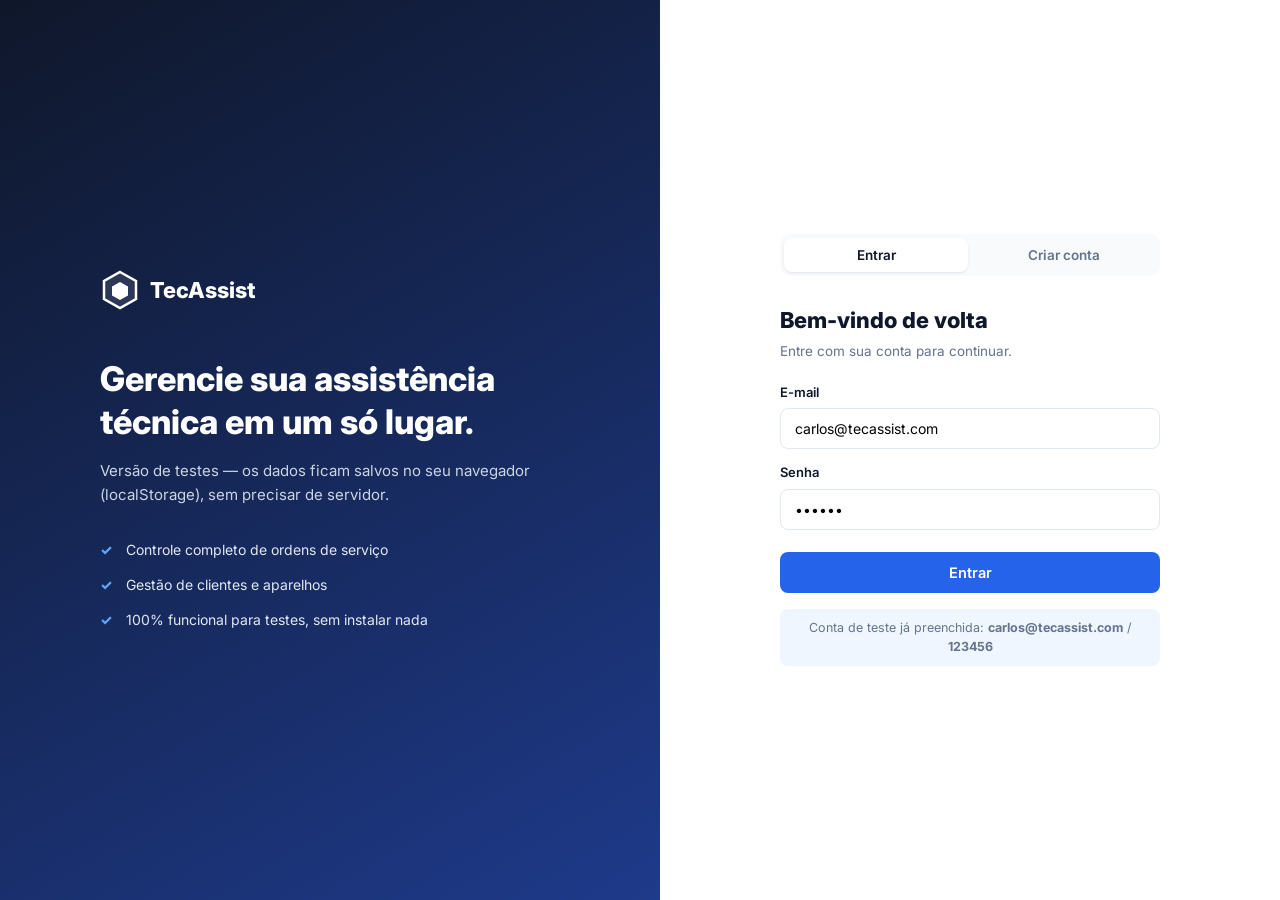
<file: index.html>
<!DOCTYPE html>
<html lang="pt-BR">
<head><meta charset="UTF-8"><title>TecAssist</title></head>
<body>
<script src="js/db.js"></script>
<script>
  window.location.href = DB.estaAutenticado() ? "dashboard.html" : "login.html";
</script>
</body>
</html>
</file>
<file: css/style.css>
/* ==========================================================
   VARIÁVEIS GLOBAIS DE DESIGN
   Baseado na paleta azul/branco do TecAssist original
   ========================================================== */
:root {
  --azul-primario: #2563eb;
  --azul-escuro: #1d4ed8;
  --azul-claro: #eff6ff;
  --sidebar-bg: #0f172a;
  --sidebar-bg-hover: #1e293b;

  --verde: #16a34a;
  --verde-bg: #f0fdf4;
  --amarelo: #d97706;
  --amarelo-bg: #fffbeb;
  --roxo: #7c3aed;
  --roxo-bg: #f5f3ff;
  --vermelho: #dc2626;
  --vermelho-bg: #fef2f2;
  --teal: #0d9488;
  --teal-bg: #f0fdfa;

  --texto-principal: #0f172a;
  --texto-secundario: #64748b;
  --texto-terciario: #94a3b8;
  --borda: #e2e8f0;
  --fundo-pagina: #f8fafc;
  --branco: #ffffff;

  --sombra-card: 0 1px 3px rgba(15, 23, 42, 0.06), 0 1px 2px rgba(15, 23, 42, 0.04);
  --raio: 12px;
  --raio-sm: 8px;
}

* { box-sizing: border-box; margin: 0; padding: 0; }

body {
  font-family: 'Inter', -apple-system, BlinkMacSystemFont, sans-serif;
  background: var(--fundo-pagina);
  color: var(--texto-principal);
  font-size: 14px;
  line-height: 1.5;
}

a { color: inherit; text-decoration: none; }
button { font-family: inherit; cursor: pointer; }
input, select, textarea { font-family: inherit; }

.hidden { display: none !important; }

/* ==================== LAYOUT BASE (sidebar + conteúdo) ==================== */
.app-layout {
  display: flex;
  min-height: 100vh;
}

.sidebar {
  width: 260px;
  background: var(--sidebar-bg);
  color: #cbd5e1;
  display: flex;
  flex-direction: column;
  flex-shrink: 0;
  position: sticky;
  top: 0;
  height: 100vh;
}

.sidebar-logo {
  display: flex;
  align-items: center;
  gap: 10px;
  padding: 22px 24px;
  font-size: 19px;
  font-weight: 800;
  color: #fff;
}

.sidebar-nav {
  flex: 1;
  padding: 8px 14px;
  overflow-y: auto;
}

.sidebar-link {
  display: flex;
  align-items: center;
  gap: 12px;
  padding: 10px 12px;
  border-radius: var(--raio-sm);
  font-size: 14px;
  font-weight: 500;
  color: #cbd5e1;
  margin-bottom: 2px;
  transition: background 0.15s, color 0.15s;
}

.sidebar-link:hover { background: var(--sidebar-bg-hover); color: #fff; }
.sidebar-link.active { background: var(--azul-primario); color: #fff; }
.sidebar-link svg { flex-shrink: 0; width: 18px; height: 18px; }

.sidebar-footer {
  padding: 14px;
  border-top: 1px solid rgba(255,255,255,0.08);
}

.plano-card {
  background: rgba(255,255,255,0.05);
  border-radius: var(--raio-sm);
  padding: 14px;
  margin-bottom: 10px;
}
.plano-card .plano-nome { font-weight: 600; color: #fff; font-size: 13px; margin-bottom: 2px; }
.plano-card .plano-info { font-size: 12px; color: #94a3b8; margin-bottom: 8px; }
.plano-bar { height: 5px; background: rgba(255,255,255,0.1); border-radius: 4px; overflow: hidden; margin-bottom: 10px; }
.plano-bar-fill { height: 100%; background: var(--azul-primario); }

.btn-outline-white {
  width: 100%;
  padding: 8px;
  background: transparent;
  border: 1px solid rgba(255,255,255,0.2);
  color: #fff;
  border-radius: var(--raio-sm);
  font-size: 13px;
  font-weight: 500;
}
.btn-outline-white:hover { background: rgba(255,255,255,0.08); }

/* ==================== CONTEÚDO PRINCIPAL ==================== */
.main-content { flex: 1; min-width: 0; }

.topbar {
  display: flex;
  align-items: center;
  justify-content: space-between;
  gap: 20px;
  padding: 14px 32px;
  background: #fff;
  border-bottom: 1px solid var(--borda);
  position: sticky;
  top: 0;
  z-index: 10;
}

.topbar-search {
  flex: 1;
  max-width: 420px;
  display: flex;
  align-items: center;
  gap: 8px;
  background: var(--fundo-pagina);
  border: 1px solid var(--borda);
  border-radius: var(--raio-sm);
  padding: 9px 14px;
  color: var(--texto-terciario);
  font-size: 13px;
}

.topbar-user {
  display: flex;
  align-items: center;
  gap: 10px;
}
.topbar-avatar {
  width: 36px; height: 36px; border-radius: 50%;
  background: var(--azul-primario); color: #fff;
  display: flex; align-items: center; justify-content: center;
  font-weight: 600; font-size: 14px;
}
.topbar-user-info { line-height: 1.2; }
.topbar-user-name { font-weight: 600; font-size: 13.5px; }
.topbar-user-role { font-size: 12px; color: var(--texto-secundario); }

.page-body { padding: 28px 32px; }

.page-title { font-size: 26px; font-weight: 800; margin-bottom: 4px; }
.page-subtitle { color: var(--texto-secundario); font-size: 14px; margin-bottom: 24px; }

/* ==================== CARDS / KPIs ==================== */
.grid-cards {
  display: grid;
  grid-template-columns: repeat(auto-fit, minmax(200px, 1fr));
  gap: 18px;
  margin-bottom: 20px;
}

.kpi-card {
  background: #fff;
  border-radius: var(--raio);
  padding: 18px 20px;
  box-shadow: var(--sombra-card);
  display: flex;
  gap: 14px;
  align-items: flex-start;
}

.kpi-icon {
  width: 42px; height: 42px; border-radius: 10px;
  display: flex; align-items: center; justify-content: center;
  flex-shrink: 0;
}
.kpi-icon svg { width: 20px; height: 20px; }

.kpi-icon.azul { background: var(--azul-claro); color: var(--azul-primario); }
.kpi-icon.amarelo { background: var(--amarelo-bg); color: var(--amarelo); }
.kpi-icon.roxo { background: var(--roxo-bg); color: var(--roxo); }
.kpi-icon.verde { background: var(--verde-bg); color: var(--verde); }
.kpi-icon.teal { background: var(--teal-bg); color: var(--teal); }
.kpi-icon.vermelho { background: var(--vermelho-bg); color: var(--vermelho); }

.kpi-value { font-size: 24px; font-weight: 800; line-height: 1; margin-bottom: 4px; }
.kpi-label { font-size: 13px; color: var(--texto-secundario); margin-bottom: 6px; }
.kpi-link { font-size: 12.5px; color: var(--azul-primario); font-weight: 600; }

.card-panel {
  background: #fff;
  border-radius: var(--raio);
  padding: 20px 22px;
  box-shadow: var(--sombra-card);
}

.card-panel-title { font-size: 15px; font-weight: 700; margin-bottom: 2px; }
.metric-value { font-size: 22px; font-weight: 800; margin: 6px 0; }
.metric-variacao { font-size: 12.5px; font-weight: 600; }
.metric-variacao.positiva { color: var(--verde); }
.metric-variacao.negativa { color: var(--vermelho); }

/* ==================== TABELA ==================== */
.tabela-container { overflow-x: auto; }
table.tabela-padrao { width: 100%; border-collapse: collapse; font-size: 13.5px; }
table.tabela-padrao th {
  text-align: left; padding: 10px 14px; color: var(--texto-secundario);
  font-weight: 600; font-size: 12.5px; text-transform: uppercase; letter-spacing: 0.02em;
  border-bottom: 1px solid var(--borda);
}
table.tabela-padrao td { padding: 12px 14px; border-bottom: 1px solid var(--borda); }
table.tabela-padrao tr:last-child td { border-bottom: none; }
table.tabela-padrao tr:hover td { background: var(--fundo-pagina); }

.badge {
  display: inline-block; padding: 4px 10px; border-radius: 999px;
  font-size: 12px; font-weight: 600;
}
.badge.azul { background: var(--azul-claro); color: var(--azul-primario); }
.badge.amarelo { background: var(--amarelo-bg); color: var(--amarelo); }
.badge.roxo { background: var(--roxo-bg); color: var(--roxo); }
.badge.verde { background: var(--verde-bg); color: var(--verde); }
.badge.vermelho { background: var(--vermelho-bg); color: var(--vermelho); }
.badge.cinza { background: #f1f5f9; color: var(--texto-secundario); }

/* ==================== BOTÕES ==================== */
.btn-primary {
  background: var(--azul-primario); color: #fff; border: none;
  padding: 10px 18px; border-radius: var(--raio-sm); font-weight: 600; font-size: 14px;
  transition: background 0.15s;
}
.btn-primary:hover { background: var(--azul-escuro); }
.btn-primary:disabled { opacity: 0.6; cursor: not-allowed; }
.btn-full { width: 100%; }

.btn-secondary {
  background: #fff; color: var(--texto-principal); border: 1px solid var(--borda);
  padding: 10px 18px; border-radius: var(--raio-sm); font-weight: 600; font-size: 14px;
}
.btn-secondary:hover { background: var(--fundo-pagina); }

/* ==================== LOADING / SKELETON ==================== */
.skeleton {
  background: linear-gradient(90deg, #f1f5f9 25%, #e2e8f0 37%, #f1f5f9 63%);
  background-size: 400% 100%;
  animation: skeleton-loading 1.4s ease infinite;
  border-radius: 6px;
}
@keyframes skeleton-loading {
  0% { background-position: 100% 50%; }
  100% { background-position: 0 50%; }
}

.grid-2col {
  display: grid;
  grid-template-columns: 1.4fr 1fr;
  gap: 18px;
}

@media (max-width: 900px) {
  .sidebar { display: none; }
  .grid-2col { grid-template-columns: 1fr; }
}

/* ==========================================================================
   SISTEMA DE NOTIFICAÇÕES (SINO E DROPDOWN) — ADICIONADO E INTEGRADO
   ========================================================================== */

.topbar-right-actions {
  display: flex;
  align-items: center;
  gap: 24px;
}

.notificacoes-container {
  position: relative;
}

.topbar-notification-btn {
  background: transparent;
  border: none;
  color: var(--texto-secundario);
  padding: 6px;
  border-radius: var(--raio-sm);
  display: flex;
  align-items: center;
  justify-content: center;
  transition: background 0.2s, color 0.2s;
}

.topbar-notification-btn:hover {
  background: var(--azul-claro);
  color: var(--azul-primario);
}

.notificacao-badge {
  position: absolute;
  top: 2px;
  right: 2px;
  background: var(--vermelho);
  color: #fff;
  font-size: 10px;
  font-weight: 700;
  width: 16px;
  height: 16px;
  border-radius: 50%;
  display: flex;
  align-items: center;
  justify-content: center;
  border: 2px solid #fff;
}

.notificacoes-dropdown {
  display: none;
  position: absolute;
  right: 0;
  top: calc(100% + 12px);
  width: 320px;
  background: var(--branco);
  border: 1px solid var(--borda);
  border-radius: var(--raio);
  box-shadow: 0 10px 25px -5px rgba(15, 23, 42, 0.1), 0 8px 10px -6px rgba(15, 23, 42, 0.1);
  z-index: 100;
  max-height: 420px;
  overflow: hidden;
  flex-direction: column;
}

.notificacoes-dropdown.show {
  display: flex;
}

.notificacoes-header {
  padding: 14px 16px;
  border-bottom: 1px solid var(--borda);
  display: flex;
  justify-content: space-between;
  align-items: center;
  background: var(--fundo-pagina);
}

.notificacoes-header span {
  font-weight: 700;
  color: var(--texto-principal);
}

.notificacoes-header button {
  background: transparent;
  border: none;
  color: var(--azul-primario);
  font-size: 12px;
  font-weight: 600;
}

.notificacoes-header button:hover {
  color: var(--azul-escuro);
  text-decoration: underline;
}

.notificacoes-lista {
  overflow-y: auto;
  flex: 1;
}

.notificacao-item {
  padding: 12px 16px;
  border-bottom: 1px solid var(--borda);
  cursor: pointer;
  transition: background 0.15s;
}

.notificacao-item:last-child {
  border-bottom: none;
}

.notificacao-item.nova {
  background: var(--azul-claro);
  border-left: 3px solid var(--azul-primario);
}

.notificacao-item:hover {
  background: var(--fundo-pagina);
}

.notificacao-item-titulo {
  font-weight: 600;
  font-size: 13px;
  color: var(--texto-principal);
  margin-bottom: 2px;
}

.notificacao-item-desc {
  font-size: 12px;
  color: var(--texto-secundario);
  line-height: 1.4;
  margin-bottom: 4px;
}

.notificacao-item-tempo {
  font-size: 10px;
  color: var(--texto-terciario);
}

.notificacao-vazia {
  padding: 32px 16px;
  text-align: center;
  color: var(--texto-terciario);
  font-size: 13px;
}

/* ==========================================================================
   MÓDULO ESPECIALIZADO: GERENCIAMENTO DE ORDEM DE SERVIÇO (OS)
   Integrado com os tokens e variáveis do TecAssist Original
   ========================================================================== */

/* Cabeçalho Reativo e Sub-Header da OS */
.dashboard-header {
  display: flex;
  justify-content: space-between;
  align-items: center;
  gap: 16px;
  flex-wrap: wrap;
}
.dashboard-title { font-size: 24px; font-weight: 800; color: var(--texto-principal); letter-spacing: -0.02em; }
.dashboard-subtitle { color: var(--texto-secundario); font-size: 13.5px; margin-top: 2px; }

/* Grid de Métricas Resumidas Superior */
.cards-grid {
  display: grid;
  gap: 16px;
}
.card-metrica {
  background: var(--branco);
  border: 1px solid var(--borda);
  border-radius: var(--raio);
  padding: 16px;
  box-shadow: var(--sombra-card);
}
.card-metrica-titulo { font-size: 12px; font-weight: 700; color: var(--texto-secundario); text-transform: uppercase; letter-spacing: 0.03em; }
.card-metrica-valor { font-size: 22px; font-weight: 800; margin-top: 4px; line-height: 1.2; }

/* Sistema de Abas de Navegação Interna */
.btn-aba {
  background: transparent;
  border: none;
  padding: 12px 18px;
  color: var(--texto-secundario);
  font-weight: 600;
  font-size: 13.5px;
  cursor: pointer;
  border-bottom: 2px solid transparent;
  white-space: nowrap;
  transition: all 0.15s ease;
}
.btn-aba:hover {
  color: var(--azul-primario);
  background: var(--azul-claro);
  border-radius: var(--raio-sm) var(--raio-sm) 0 0;
}
.btn-aba.ativa {
  color: var(--azul-primario);
  border-bottom-color: var(--azul-primario);
  font-weight: 700;
}

/* Formulários Avançados (Grid de Entrada de Dados) */
.grid-formulario {
  display: grid;
  grid-template-columns: repeat(12, 1fr);
  gap: 16px;
}
.campo-form { display: flex; flex-direction: column; gap: 6px; }
.col-3  { grid-column: span 3; }
.col-4  { grid-column: span 4; }
.col-6  { grid-column: span 6; }
.col-8  { grid-column: span 8; }
.col-12 { grid-column: span 12; }

.form-label { font-size: 12.5px; font-weight: 600; color: var(--texto-principal); }
.form-input {
  padding: 10px 12px;
  border: 1px solid var(--borda);
  border-radius: var(--raio-sm);
  font-size: 13.5px;
  color: var(--texto-principal);
  background: var(--branco);
  transition: border-color 0.15s ease, box-shadow 0.15s ease;
  width: 100%;
}
.form-input:focus {
  border-color: var(--azul-primario);
  box-shadow: 0 0 0 3px rgba(37, 99, 235, 0.1);
  outline: none;
}
.form-input::placeholder { color: var(--texto-terciario); }

/* Seletores Avançados Dinâmicos */
.filtro-select {
  padding: 6px 10px;
  border: 1px solid var(--borda);
  border-radius: var(--raio-sm);
  background-color: var(--branco);
  color: var(--texto-principal);
  font-size: 13px;
  cursor: pointer;
}
.filtro-select:focus { border-color: var(--azul-primario); outline: none; }

/* Modificadores de Botões de Ação Específicos */
.btn-primario {
  background: var(--azul-primario); color: var(--branco); border: none;
  padding: 10px 18px; border-radius: var(--raio-sm); font-weight: 600; font-size: 13.5px;
  display: inline-flex; align-items: center; justify-content: center; transition: background 0.15s;
}
.btn-primario:hover { background: var(--azul-escuro); }

.btn-secundario {
  background: var(--branco); color: var(--texto-principal); border: 1px solid var(--borda);
  padding: 10px 18px; border-radius: var(--raio-sm); font-weight: 600; font-size: 13.5px;
  display: inline-flex; align-items: center; justify-content: center; transition: background 0.15s;
}
.btn-secundario:hover { background: var(--fundo-pagina); }

/* Grid e Itens para Checklist & Acessórios */
.grid-checkbox {
  display: grid;
  grid-template-columns: repeat(auto-fill, minmax(220px, 1fr));
  gap: 12px;
}
.item-checkbox-card {
  border: 1px solid var(--borda);
  padding: 12px 14px;
  border-radius: var(--raio-sm);
  display: flex;
  align-items: center;
  gap: 10px;
  cursor: pointer;
  background: var(--branco);
  user-select: none;
  transition: border-color 0.15s ease, background 0.15s ease;
}
.item-checkbox-card:hover { background: var(--fundo-pagina); border-color: var(--texto-terciario); }
.item-checkbox-card input[type="checkbox"] {
  width: 16px; height: 16px; accent-color: var(--azul-primario); cursor: pointer;
}

/* Tabelas Internas Compactas de Insumos (Peças/Serviços) */
table.tabela {
  width: 100%;
  border-collapse: collapse;
  margin-top: 8px;
}
table.tabela th {
  text-align: left; padding: 8px 10px; color: var(--texto-secundario);
  font-weight: 600; font-size: 12px; text-transform: uppercase;
  border-bottom: 1px solid var(--borda); background: var(--fundo-pagina);
}
table.tabela td { padding: 10px; border-bottom: 1px solid var(--borda); font-size: 13px; }
table.tabela tr:hover td { background: var(--fundo-pagina); }

/* Galeria de Fotos e Evidências */
.galeria-grid {
  display: grid;
  grid-template-columns: repeat(auto-fill, minmax(150px, 1fr));
  gap: 16px;
  margin-top: 16px;
}
.foto-item-card {
  border: 1px solid var(--borda);
  border-radius: var(--raio-sm);
  overflow: hidden;
  position: relative;
  background: var(--fundo-pagina);
  height: 140px;
  box-shadow: var(--sombra-card);
}
.foto-item-card img { width: 100%; height: 100%; object-fit: cover; display: block; }
.foto-remover-btn {
  position: absolute; top: 6px; right: 6px;
  background: var(--vermelho); color: var(--branco);
  border: none; border-radius: 50%; width: 22px; height: 22px;
  cursor: pointer; display: flex; align-items: center; justify-content: center;
  font-size: 11px; font-weight: bold; box-shadow: 0 2px 4px rgba(0,0,0,0.15);
  transition: transform 0.1s ease;
}
.foto-remover-btn:hover { transform: scale(1.1); background: #b91c1c; }

/* Linha do Tempo / Histórico de Auditoria Interna */
.timeline-os {
  position: relative;
  padding-left: 28px;
  border-left: 2px solid var(--borda);
  margin-left: 12px;
  margin-top: 20px;
}
.timeline-item { position: relative; margin-bottom: 20px; }
.timeline-item:last-child { margin-bottom: 0; }
.timeline-item::before {
  content: ''; position: absolute; left: -36px; top: 3px;
  width: 12px; height: 12px; border-radius: 50%;
  background: var(--azul-primario); border: 2px solid var(--branco);
  box-shadow: 0 0 0 2px var(--borda);
}
.timeline-data { font-size: 11.5px; color: var(--texto-terciario); font-weight: 500; }
.timeline-titulo { font-size: 13.5px; font-weight: 700; color: var(--texto-principal); margin: 2px 0; }
.timeline-desc { font-size: 13px; color: var(--texto-secundario); line-height: 1.4; }
.timeline-user {
  font-size: 11px; font-weight: 600; color: var(--azul-primario);
  background: var(--azul-claro); display: inline-block;
  padding: 1px 6px; border-radius: 4px; margin-top: 4px;
}

/* Responsividade Adaptativa do Workflow da OS */
@media (max-width: 768px) {
  .col-3, .col-4, .col-6, .col-8, .col-12 { grid-column: span 12; }
  .dashboard-header { flex-direction: column; align-items: flex-start; gap: 12px; }
  .dashboard-header div { width: 100%; }
  .dashboard-header button, .dashboard-header .btn-primario, .dashboard-header .btn-secundario { width: 100%; }
}
/* ==========================================================================
   COMPLEMENTO EXCLUSIVO: TELA DE ORDEM DE SERVIÇO (.os-*)
   Cole este bloco ao final do seu style.css para cobrir as abas específicas
   ========================================================================== */

/* Cabeçalho Compacto reativo de Detalhes da OS */
.os-header-detalhes {
  display: flex;
  flex-wrap: wrap;
  align-items: center;
  justify-content: space-between;
  gap: 16px;
  margin-bottom: 20px;
  padding-bottom: 16px;
  border-bottom: 1px solid var(--borda);
}

.os-header-meta {
  display: flex;
  flex-wrap: wrap;
  gap: 20px;
}

.os-header-item {
  display: flex;
  flex-direction: column;
  gap: 2px;
}

.os-header-item span {
  font-size: 11px;
  color: var(--texto-secundario);
  text-transform: uppercase;
  font-weight: 600;
}

.os-header-item strong {
  font-size: 14px;
  color: var(--texto-principal);
}

/* Modificador inline de inputs para o Cabeçalho da OS */
.os-input-inline {
  border: 1px solid var(--borda);
  border-radius: 4px;
  padding: 2px 6px;
  font-size: 13px;
  color: var(--texto-principal);
  background: var(--branco);
  font-family: inherit;
}

.os-input-inline:focus {
  border-color: var(--azul-primario);
  outline: none;
}

/* Menu Dropdown de Ações de Status */
.os-dropdown-container {
  position: relative;
}

.os-dropdown-menu {
  position: absolute;
  top: 105%;
  right: 0;
  background: var(--branco);
  border: 1px solid var(--borda);
  border-radius: 6px;
  box-shadow: var(--sombra-card);
  z-index: 50;
  min-width: 200px;
  padding: 4px 0;
}

.os-dropdown-item {
  width: 100%;
  text-align: left;
  background: none;
  border: none;
  padding: 8px 12px;
  font-size: 13px;
  color: var(--texto-principal);
  cursor: pointer;
  font-family: inherit;
  transition: background 0.15s;
}

.os-dropdown-item:hover {
  background: var(--azul-claro);
  color: var(--azul-primario);
}

.os-dropdown-divider {
  height: 1px;
  background: var(--borda);
  margin: 4px 0;
}

/* Sistema Interno de Abas Horizontais (os-tabs) */
.os-tabs-nav {
  display: flex;
  gap: 4px;
  border-bottom: 2px solid var(--borda);
  margin-bottom: 20px;
  overflow-x: auto;
}

.os-tab-trigger {
  background: none;
  border: none;
  padding: 10px 14px;
  font-size: 13.5px;
  font-weight: 500;
  color: var(--texto-secundario);
  cursor: pointer;
  border-bottom: 2px solid transparent;
  margin-bottom: -2px;
  white-space: nowrap;
  font-family: inherit;
  transition: all 0.15s;
}

.os-tab-trigger:hover {
  color: var(--texto-principal);
  border-bottom-color: var(--texto-terciario);
}

.os-tab-trigger.active {
  color: var(--azul-primario);
  border-bottom-color: var(--azul-primario);
  font-weight: 600;
}

/* Aba Comunicações: Chat de Interações / Logs Telefônicos */
.os-chat-viewport {
  background: var(--branco);
  border: 1px solid var(--borda);
  border-radius: 6px;
  max-height: 240px;
  overflow-y: auto;
  padding: 12px;
  display: flex;
  flex-direction: column;
  gap: 10px;
  margin-bottom: 12px;
}

.os-chat-balao {
  background: var(--fundo-pagina);
  border-radius: 6px;
  padding: 8px 12px;
  max-width: 80%;
  align-self: flex-start;
}

.os-chat-meta {
  font-size: 11px;
  color: var(--texto-secundario);
  margin-bottom: 2px;
}

.os-chat-corpo {
  font-size: 13px;
  color: var(--texto-principal);
  line-height: 1.4;
}

/* Aba Fotos: Disposição da Galeria por Categorias */
.os-fotos-subgrid {
  display: grid;
  grid-template-columns: repeat(auto-fit, minmax(260px, 1fr));
  gap: 16px;
}

.os-fotos-bloco {
  border: 1px dashed var(--borda);
  border-radius: 6px;
  padding: 12px;
  background: var(--branco);
  display: flex;
  flex-direction: column;
  gap: 10px;
}

.os-fotos-bloco h5 {
  margin: 0;
  font-size: 13px;
  font-weight: 600;
  color: var(--texto-principal);
}

.os-fotos-lista {
  display: flex;
  flex-wrap: wrap;
  gap: 8px;
  min-height: 50px;
  align-items: center;
}

.os-foto-miniatura {
  position: relative;
  width: 60px;
  height: 60px;
  border-radius: 4px;
  overflow: hidden;
  border: 1px solid var(--borda);
}

.os-foto-miniatura img {
  width: 100%;
  height: 100%;
  object-fit: cover;
}

/* Auxiliares da Tela de OS */
.os-resumo-valores {
  display: flex;
  flex-direction: column;
  gap: 8px;
}

.os-valores-linha {
  display: flex;
  justify-content: space-between;
  font-size: 13.5px;
  color: var(--texto-secundario);
}

.os-valores-linha.destaque {
  font-size: 16px;
  font-weight: 700;
  color: var(--texto-principal);
  border-top: 1px dashed var(--borda);
  padding-top: 8px;
  margin-top: 4px;
}

.os-vazio-texto {
  font-size: 12.5px;
  color: var(--texto-terciario);
  font-style: italic;
  text-align: center;
  padding: 16px 0;
  width: 100%;
}

/* Classes Estruturais do Cabeçalho dos Módulos */
.modulo-header {
  display: flex;
  justify-content: space-between;
  align-items: flex-start;
  margin-bottom: 20px;
}

.modulo-header-acoes {
  display: flex;
  gap: 10px;
}

/* Utilitários de Grid de Formulários */
.form-padrao .form-row {
  display: grid;
  gap: 14px;
  margin-bottom: 14px;
}

.form-padrao .grid-2fr-1fr {
  grid-template-columns: 2fr 1fr;
}

.form-padrao .grid-1fr-1fr {
  grid-template-columns: 1fr 1fr;
}

.form-padrao .form-actions {
  display: flex;
  gap: 10px;
}

/* Modificadores de Alinhamento e Estado da Tabela */
.tabela-padrao th.tabela-col-acoes,
.tabela-padrao td.tabela-col-acoes {
  text-align: right;
}

.tabela-padrao .btn-tabela-acao {
  padding: 6px 12px;
  font-size: 12.5px;
}

.tabela-padrao .btn-tabela-acao.btn-editar {
  margin-right: 4px;
}

.tabela-padrao .tabela-estado-vazio {
  text-align: center;
  color: var(--texto-secundario);
  padding: 24px;
}

/* ===========================================================================
   MÓDULO DE CLIENTES — FORMULÁRIO UNIFICADO EM GRID
   =========================================================================== */

/* Container Principal e Cabeçalho Flex */
.dashboard-container {
  padding: 24px;
  max-width: 1200px;
  margin: 0 auto;
}

.dashboard-header-flex {
  display: flex;
  justify-content: space-between;
  align-items: center;
  margin-bottom: 24px;
  gap: 16px;
}

.header-info .dashboard-titulo {
  font-size: 24px;
  font-weight: 700;
  color: var(--texto-principal);
  margin: 0 0 4px 0;
}

.header-info .dashboard-subtitulo {
  font-size: 14px;
  color: var(--texto-secundario);
  margin: 0;
}

/* Grupo de Botões de Ação */
.acoes-formulario-grupo {
  display: flex;
  align-items: center;
  gap: 12px;
}

/* Estrutura do Card do Formulário */
.card-formulario-completo {
  background: var(--branco);
  border: 1px solid var(--borda);
  border-radius: 8px;
  padding: 32px;
  box-shadow: var(--sombra-card);
}

/* Sistema de Grid do Formulário (12 Colunas) */
.grid-formulario-sistema {
  display: grid;
  grid-template-columns: repeat(12, 1fr);
  gap: 20px 16px;
}

/* Classes de Posicionamento/Largura das Colunas */
.col-span-12 { grid-column: span 12; }
.col-span-8  { grid-column: span 8; }
.col-span-6  { grid-column: span 6; }
.col-span-4  { grid-column: span 4; }
.col-span-3  { grid-column: span 3; }

/* Estilização dos Rótulos (Labels) */
.form-label {
  display: block;
  font-size: 13px;
  font-weight: 600;
  color: var(--texto-principal);
  margin-bottom: 6px;
}

/* Customização dos Inputs e Textareas */
.form-control {
  width: 100%;
  height: 40px;
  padding: 8px 12px;
  background-color: var(--branco);
  border: 1px solid var(--borda);
  border-radius: 6px;
  font-size: 14px;
  color: var(--texto-principal);
  transition: border-color 0.2s ease, box-shadow 0.2s ease;
}

.form-control::placeholder {
  color: var(--texto-terciario);
}

.form-control:focus {
  outline: none;
  border-color: var(--azul-primario);
  box-shadow: 0 0 0 3px rgba(37, 99, 235, 0.15);
}

/* Ajuste específico para a Área de Observações */
.textarea-observacoes {
  height: auto;
  min-height: 100px;
  resize: vertical;
  font-family: inherit;
}

/* Container Especial para Alinhamento Vertical do Checkbox */
.campo-checkbox-container {
  display: flex;
  align-items: flex-end; /* Alinha o checkbox no fundo da célula, na linha dos inputs vizinhos */
  padding-bottom: 10px;  /* Ajuste fino para casar visualmente com os inputs */
}

.form-label-checkbox {
  display: inline-flex;
  align-items: center;
  gap: 8px;
  font-size: 14px;
  font-weight: 500;
  color: var(--texto-principal);
  cursor: pointer;
  user-select: none;
}

.form-label-checkbox input[type="checkbox"] {
  width: 18px;
  height: 18px;
  accent-color: var(--azul-primario);
  cursor: pointer;
}

/* Responsividade Básica (Para Telas Pequenas/Tablets) */
@media (max-width: 768px) {
  .dashboard-header-flex {
    flex-direction: column;
    align-items: flex-start;
  }
  
  .acoes-formulario-grupo {
    width: 100%;
    flex-wrap: wrap;
  }
  
  .acoes-formulario-grupo .btn {
    flex: 1;
    min-width: 120px;
  }

  .grid-formulario-sistema {
    grid-template-columns: 1fr; /* Força uma única coluna em telas mobile */
  }

  .col-span-12, .col-span-8, .col-span-6, .col-span-4, .col-span-3 {
    grid-column: span 1;
  }
  
  .campo-checkbox-container {
    align-items: center;
    padding-bottom: 0;
    margin-top: 8px;
  }
}

/* ==========================================================================
   BOTÃO EXCLUSIVO DE EXCLUSÃO DE CLIENTE (PAINEL DIREITO)
   ========================================================================== */
.btn-danger-excluir {
  width: 100%;
  height: 38px;
  background-color: #fef2f2; /* Vermelho ultra leve (clean) */
  color: #dc2626 !important; /* Texto vermelho destacado */
  border: 1px solid #fee2e2; /* Borda sutil */
  border-radius: var(--raio-sm, 6px);
  font-size: 13px;
  font-weight: 600;
  display: flex;
  align-items: center;
  justify-content: center;
  gap: 8px;
  cursor: pointer;
  transition: all 0.2s ease;
  margin-top: 12px;
}

.btn-danger-excluir:hover {
  background-color: #dc2626; /* Preenche com o vermelho sólido no hover */
  color: var(--branco, #ffffff) !important; /* Inverte o texto para branco */
  border-color: #dc2626;
}

.btn-danger-excluir:active {
  transform: scale(0.98);
}

/* ==========================================================================
   MÓDULO DE ORDEM DE SERVIÇO (os.js) - CUSTOMIZAÇÕES VISUAIS
   ========================================================================== */

/* Estrutura Principal da Tela */
.os-container {
    display: flex;
    flex-direction: column;
    gap: 20px;
    width: 100%;
}

.os-header-flex {
    display: flex;
    justify-content: space-between;
    align-items: center;
    flex-wrap: wrap;
    gap: 16px;
    margin-bottom: 8px;
}

/* Grid de duas colunas (Esquerda: Conteúdo/Abas, Direita: Resumo/Ações) */
.os-grid-layout {
    display: grid;
    grid-template-columns: 1.6fr 1fr;
    gap: 24px;
    align-items: start;
}

@media (max-width: 1024px) {
    .os-grid-layout {
        grid-template-columns: 1fr;
    }
}

/* Grupo de botões de ação do topo */
.acoes-os-grupo {
    display: flex;
    gap: 10px;
    align-items: center;
}

/* Sistema Estilizado de Abas da OS */
.os-tabs {
    display: flex;
    gap: 4px;
    border-bottom: 1px solid var(--borda);
    margin-bottom: 20px;
    background: transparent;
}

.os-tab-btn {
    background: none;
    border: none;
    border-bottom: 2px solid transparent;
    padding: 10px 16px;
    font-size: 14px;
    font-weight: 600;
    color: var(--texto-secundario);
    cursor: pointer;
    transition: all 0.2s ease;
}

.os-tab-btn:hover {
    color: var(--azul-primario);
}

.os-tab-btn.active {
    color: var(--azul-primario);
    border-bottom-color: var(--azul-primario);
}

/* Badges Customizados para os Status da OS */
.badge-os {
    display: inline-flex;
    align-items: center;
    padding: 4px 10px;
    border-radius: 4px;
    font-size: 12px;
    font-weight: 600;
    text-transform: uppercase;
    letter-spacing: 0.03em;
}

.badge-cinza {
    background-color: #f1f5f9;
    color: #475569;
    border: 1px solid #e2e8f0;
}

.badge-amarelo {
    background-color: #fef9c3;
    color: #854d0e;
    border: 1px solid #fef08a;
}

.badge-roxo {
    background-color: #f3e8ff;
    color: #6b21a8;
    border: 1px solid #e9d5ff;
}

.badge-azul {
    background-color: #e0f2fe;
    color: #0369a1;
    border: 1px solid #bae6fd;
}

.badge-verde {
    background-color: #dcfce7;
    color: #166534;
    border: 1px solid #bbf7d0;
}

.badge-vermelho {
    background-color: #fee2e2;
    color: #991b1b;
    border: 1px solid #fecaca;
}

/* Painel Lateral de Informações Rápidas e Valores */
.painel-valores-os {
    background: #f8fafc;
    border-radius: var(--raio-md);
    padding: 16px;
    margin-top: 16px;
    border: 1px solid var(--borda);
}

.linha-valor-os {
    display: flex;
    justify-content: space-between;
    align-items: center;
    padding: 8px 0;
    font-size: 13.5px;
    color: var(--texto-secundario);
}

.linha-valor-os.total {
    border-top: 1px dashed var(--borda);
    margin-top: 8px;
    padding-top: 12px;
    font-size: 16px;
    font-weight: 700;
    color: var(--texto-principal);
}

/* Timeline/Histórico Interno da OS */
.timeline-os {
    position: relative;
    border-left: 2px solid var(--borda);
    padding-left: 20px;
    margin-left: 10px;
}

.timeline-item {
    position: relative;
    margin-bottom: 20px;
}

.timeline-item::before {
    content: "";
    position: absolute;
    left: -27px;
    top: 4px;
    width: 12px;
    height: 12px;
    border-radius: 50%;
    background: var(--branco);
    border: 2px solid var(--azul-primario);
}

.timeline-data {
    font-size: 11px;
    color: var(--texto-terciario);
    font-weight: 500;
}

.timeline-titulo {
    font-size: 13px;
    font-weight: 600;
    color: var(--texto-principal);
    margin: 2px 0 4px 0;
}

/* Bloco de Animação Suave ao Trocar de Abas */
@keyframes osFadeIn {
    from {
        opacity: 0;
        transform: translateY(4px);
    }
    to {
        opacity: 1;
        transform: translateY(0);
    }
}

.aba-conteudo-animado {
    animation: osFadeIn 0.25s ease-out;
}

/* ==========================================================
   ADIÇÕES — Tela de Ordem de Serviço (view: os.html / os.js)
   Classes referenciadas pelo os.js atual que ainda não tinham
   estilo definido. Nada abaixo altera regras já existentes.
   ========================================================== */

/* Cabeçalho da Ficha da OS */
.os-grid-header {
  display: flex;
  flex-wrap: wrap;
  justify-content: space-between;
  align-items: flex-start;
  gap: 20px;
  position: relative;
}

.os-title-area { flex: 1 1 260px; }

.os-subtopico {
  font-size: 12px;
  font-weight: 600;
  color: var(--texto-terciario);
  text-transform: uppercase;
  letter-spacing: 0.04em;
}

.os-meta-grid {
  display: grid;
  grid-template-columns: repeat(auto-fit, minmax(120px, 1fr));
  gap: 16px;
  flex: 2 1 420px;
}

.os-meta-block { display: flex; flex-direction: column; gap: 4px; }

.os-meta-label {
  font-size: 11.5px;
  font-weight: 600;
  color: var(--texto-terciario);
  display: flex;
  align-items: center;
  gap: 6px;
}

.os-meta-value {
  font-size: 13.5px;
  font-weight: 600;
  color: var(--texto-principal);
}

.os-header-actions { position: relative; flex: 0 0 auto; }

/* Grid genérico usado nas abas (Resumo, Peças/Serviços etc.) */
.os-detalhes-grid {
  display: grid;
  grid-template-columns: repeat(auto-fit, minmax(320px, 1fr));
  gap: 20px;
}

/* Demonstrativo financeiro (aba Resumo) */
.valores-grid { display: flex; flex-direction: column; gap: 8px; }

.valor-row {
  display: flex;
  justify-content: space-between;
  font-size: 13.5px;
  color: var(--texto-secundario);
}

.valor-row.total {
  font-size: 16px;
  font-weight: 700;
  color: var(--texto-principal);
  border-top: 1px dashed var(--borda);
  margin-top: 4px;
  padding-top: 10px;
}

.defeito-relatado-box {
  background: var(--fundo-pagina);
  border: 1px solid var(--borda);
  border-radius: var(--raio-sm);
  padding: 14px;
  font-size: 13.5px;
  line-height: 1.5;
  color: var(--texto-principal);
}

/* Galeria de fotos (aba Galeria Visual) */
.fotos-grid {
  display: grid;
  grid-template-columns: repeat(auto-fit, minmax(240px, 1fr));
  gap: 16px;
}

.foto-categoria-card {
  border: 1px dashed var(--borda);
  border-radius: var(--raio-sm);
  padding: 14px;
  background: var(--branco);
  display: flex;
  flex-direction: column;
  gap: 10px;
}

.foto-categoria-title {
  font-size: 13px;
  font-weight: 700;
  color: var(--texto-principal);
}

.galeria-fotos-container {
  display: flex;
  flex-wrap: wrap;
  gap: 8px;
  min-height: 60px;
  align-items: center;
}

.foto-item-wrapper {
  position: relative;
  width: 64px;
  height: 64px;
  border-radius: 6px;
  overflow: hidden;
  border: 1px solid var(--borda);
}

.foto-item-wrapper img { width: 100%; height: 100%; object-fit: cover; display: block; }

.foto-item-wrapper button {
  position: absolute; top: 4px; right: 4px;
  background: var(--vermelho); color: var(--branco);
  border: none; border-radius: 50%; width: 18px; height: 18px;
  font-size: 11px; line-height: 1; cursor: pointer;
  display: flex; align-items: center; justify-content: center;
}

.sem-foto-txt {
  font-size: 12.5px;
  color: var(--texto-terciario);
  font-style: italic;
}

/* Comunicações (aba Comunicações) */
.chat-actions-bar { display: flex; gap: 10px; margin: 14px 0 16px; flex-wrap: wrap; }

.chat-container {
  background: var(--fundo-pagina);
  border: 1px solid var(--borda);
  border-radius: var(--raio-sm);
  padding: 12px;
}

.chat-messages {
  max-height: 260px;
  overflow-y: auto;
  display: flex;
  flex-direction: column;
  gap: 10px;
}

.chat-bubble {
  background: var(--branco);
  border: 1px solid var(--borda);
  border-radius: 6px;
  padding: 8px 12px;
  max-width: 85%;
  align-self: flex-start;
}

.chat-bubble-meta {
  font-size: 11px;
  color: var(--texto-secundario);
  margin-bottom: 3px;
}

.chat-bubble-text {
  font-size: 13px;
  color: var(--texto-principal);
  line-height: 1.4;
}

.chat-input-row { display: flex; gap: 10px; margin-top: 12px; }
.chat-input-row .form-control { flex: 1; }

/* Linha do Tempo (aba Linha do Tempo) — usa o mesmo indicador (::before)
   já definido em .timeline-item, por isso o padding/margin bate com .timeline-os */
.timeline-container {
  position: relative;
  border-left: 2px solid var(--borda);
  padding-left: 28px;
  margin-left: 12px;
  margin-top: 20px;
}

.timeline-date {
  font-size: 11.5px;
  color: var(--texto-terciario);
  font-weight: 500;
  display: block;
}

.timeline-title {
  font-size: 13.5px;
  font-weight: 700;
  color: var(--texto-principal);
  display: block;
  margin: 2px 0 4px 0;
}

/* Botão pequeno usado em ações de tabela/galeria */
.btn-sm { padding: 6px 10px; font-size: 12.5px; }

/* ==========================================================
   MELHORIAS — Listagem de Ordens de Serviço (ordens-servico.html)
   Ajustes finos e uma classe utilitária de botão que faltava.
   Nada abaixo altera qualquer regra já existente no arquivo —
   só acrescenta comportamento/estados que nenhum seletor
   anterior definia.
   ========================================================== */

/* Base comum de qualquer .btn: NÃO define cor, fundo ou borda
   (isso continua 100% por conta de .btn-primary/.btn-secondary
   ou de estilos inline) — só cuida de cursor, centralização do
   ícone/texto e uma transição suave. Sem isso, botões que usam
   só "btn" + estilo inline (como o de excluir na listagem de OS)
   ficavam sem cantos arredondados e sem cursor de ponteiro. */
.btn {
  cursor: pointer;
  display: inline-flex;
  align-items: center;
  justify-content: center;
  gap: 6px;
  line-height: 1;
  border-radius: var(--raio-sm);
  transition: background 0.15s ease, opacity 0.15s ease, transform 0.08s ease, filter 0.15s ease;
}

.btn:active { transform: scale(0.96); }

/* Realce sutil ao passar o mouse em botões pequenos que não têm
   uma cor de hover própria definida (ex.: o botão de excluir,
   que usa cor inline em vez de .btn-primary/.btn-secondary) */
.btn.btn-sm:hover { filter: brightness(0.94); }

/* Transição suave ao passar o mouse nas linhas da tabela padrão */
table.tabela-padrao tr { transition: background 0.12s ease; }

/* Realce discreto no card de busca/filtros da listagem quando
   o campo de pesquisa está em foco */
.card-panel:has(#filtro-os-pesquisa) {
  transition: box-shadow 0.15s ease;
}
.card-panel:has(#filtro-os-pesquisa):focus-within {
  box-shadow: 0 0 0 3px var(--azul-claro), var(--sombra-card);
}
</file>
<file: css/auth.css>
.auth-body {
  background: var(--fundo-pagina);
}

.auth-wrapper {
  display: flex;
  min-height: 100vh;
}

/* ---- Painel esquerdo (marca) ---- */
.auth-brand-panel {
  flex: 1;
  background: linear-gradient(150deg, #0f172a 0%, #1e3a8a 100%);
  color: #fff;
  display: flex;
  align-items: center;
  justify-content: center;
  padding: 60px;
}

.auth-brand-content { max-width: 460px; }

.brand-logo {
  display: flex; align-items: center; gap: 10px;
  font-size: 22px; font-weight: 800; margin-bottom: 48px;
}

.auth-brand-content h1 {
  font-size: 34px; font-weight: 800; line-height: 1.25; margin-bottom: 16px;
}
.auth-brand-content > p {
  font-size: 15px; color: #cbd5e1; margin-bottom: 32px; line-height: 1.6;
}

.brand-features { list-style: none; display: flex; flex-direction: column; gap: 14px; }
.brand-features li {
  font-size: 14px; color: #e2e8f0; padding-left: 26px; position: relative;
}
.brand-features li::before {
  content: "✓"; position: absolute; left: 0; top: 0;
  color: #60a5fa; font-weight: 800;
}

/* ---- Painel direito (formulário) ---- */
.auth-form-panel {
  flex: 1;
  display: flex;
  align-items: center;
  justify-content: center;
  padding: 40px;
  background: #fff;
}

.auth-form-box { width: 100%; max-width: 380px; }

.auth-tabs {
  display: flex; gap: 4px; background: var(--fundo-pagina);
  padding: 4px; border-radius: 10px; margin-bottom: 28px;
}
.auth-tab {
  flex: 1; padding: 9px; border: none; background: transparent;
  border-radius: 8px; font-weight: 600; font-size: 13.5px; color: var(--texto-secundario);
}
.auth-tab.active { background: #fff; color: var(--texto-principal); box-shadow: var(--sombra-card); }

.auth-form h2 { font-size: 22px; font-weight: 800; margin-bottom: 4px; }
.auth-subtitle { color: var(--texto-secundario); font-size: 13.5px; margin-bottom: 22px; }

.field-label { display: block; font-size: 13px; font-weight: 600; margin-bottom: 6px; margin-top: 14px; }
.field-label:first-of-type { margin-top: 0; }

.field-input {
  width: 100%; padding: 11px 14px; border: 1px solid var(--borda);
  border-radius: var(--raio-sm); font-size: 14px; outline: none;
  transition: border-color 0.15s;
}
.field-input:focus { border-color: var(--azul-primario); }

.btn-primary.btn-full { margin-top: 22px; padding: 12px; font-size: 14.5px; }

.auth-hint {
  margin-top: 16px; font-size: 12.5px; color: var(--texto-secundario);
  text-align: center; background: var(--azul-claro); padding: 10px; border-radius: 8px;
}

.auth-alert {
  background: var(--vermelho-bg); color: var(--vermelho);
  padding: 10px 14px; border-radius: var(--raio-sm); font-size: 13px; margin-bottom: 16px;
}

@media (max-width: 860px) {
  .auth-brand-panel { display: none; }
}
</file>
